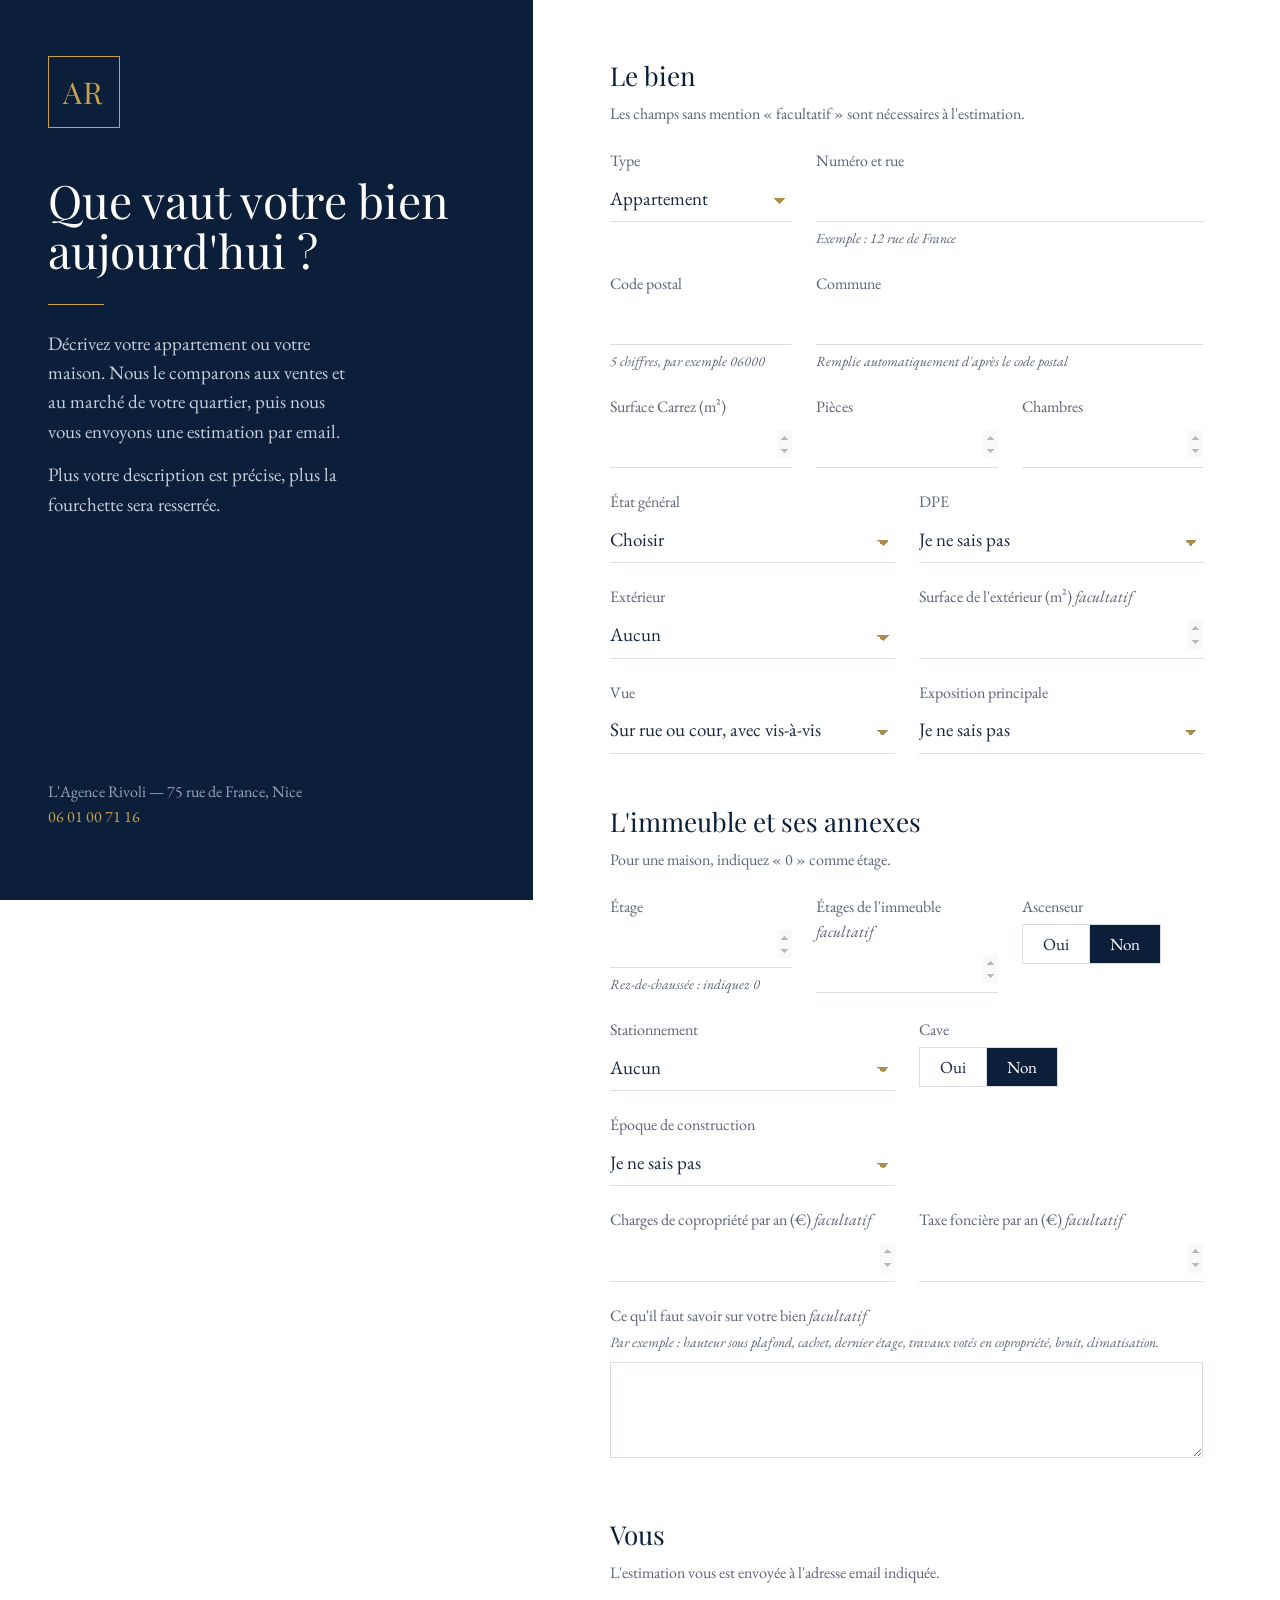
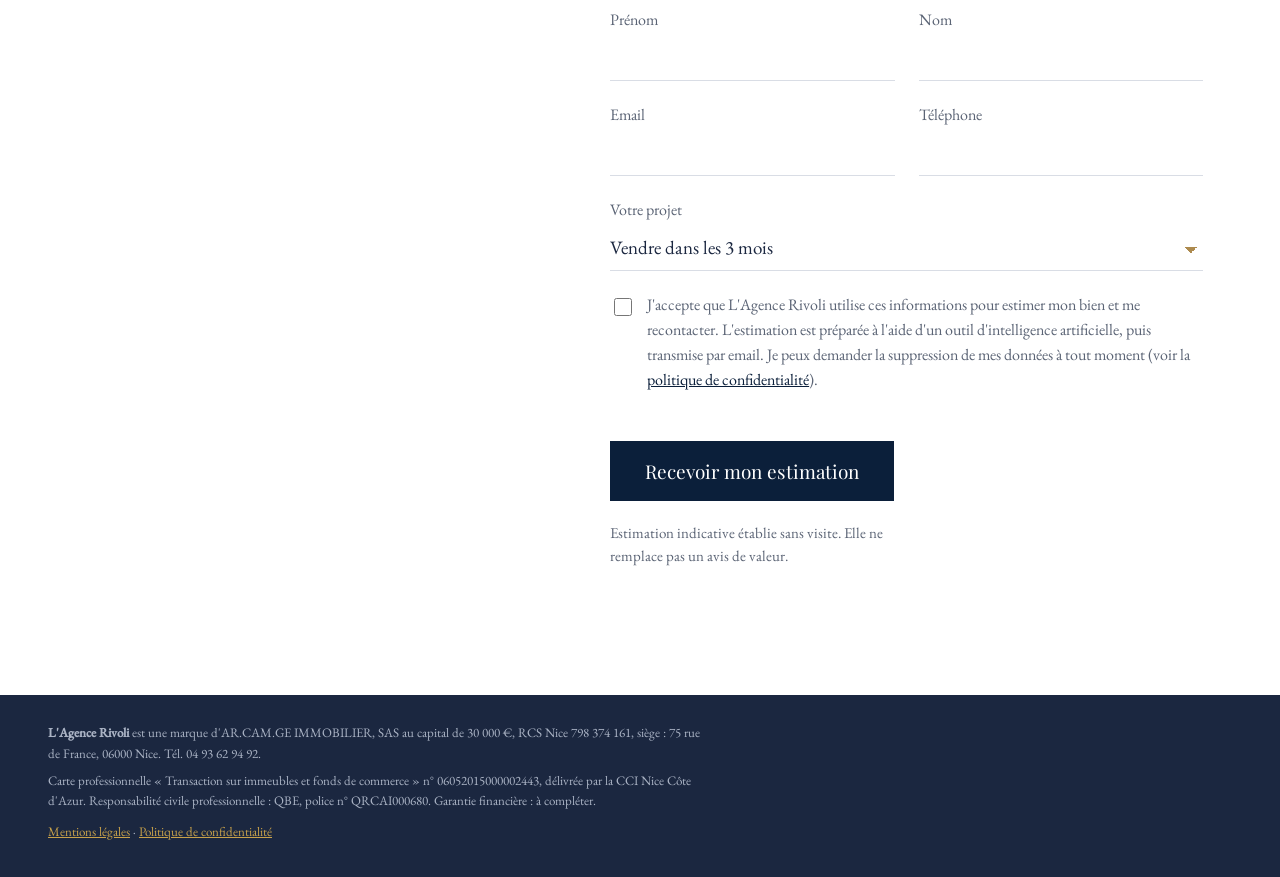
<file: index.html>
<!DOCTYPE html>
<html lang="fr">
<head>
<meta charset="utf-8">
<meta name="viewport" content="width=device-width, initial-scale=1">
<title>Estimer mon bien à Nice et sur la Côte d'Azur — L'Agence Rivoli</title>
<meta name="description" content="Recevez par email une estimation de votre appartement ou de votre maison à Nice et sur la Côte d'Azur, établie à partir du marché de votre quartier.">
<link rel="stylesheet" href="/fonts/polices.css">
<style>
  :root {
    --marine: #0b1f3a;
    --marine-2: #1B2740;
    --or: #c9a24a;
    --or-sourd: #AD8A4E;
    --encre: #1B2740;
    --gris: #5b6475;
    --filet: #d9dde5;
    --fond: #ffffff;
    --erreur: #9b2c2c;
    --serif-titre: "Playfair Display", Georgia, "Times New Roman", serif;
    --serif-texte: "EB Garamond", Garamond, Georgia, "Times New Roman", serif;
  }
  * { box-sizing: border-box; }
  html, body { margin: 0; }
  body {
    font-family: var(--serif-texte);
    font-size: 19px;
    line-height: 1.55;
    color: var(--encre);
    background: var(--fond);
  }

  .page { display: grid; grid-template-columns: minmax(320px, 5fr) 7fr; min-height: 100vh; }

  /* Panneau marine : la seule partie spectaculaire de la page */
  .panneau {
    background: var(--marine);
    color: #e9ecf2;
    padding: 56px 48px;
    position: sticky; top: 0; height: 100vh;
    display: flex; flex-direction: column; justify-content: space-between;
  }
  .monogramme {
    font-family: var(--serif-titre);
    color: var(--or);
    font-size: 30px;
    letter-spacing: .08em;
    border: 1px solid var(--or);
    width: 72px; height: 72px;
    display: grid; place-items: center;
  }
  .panneau h1 {
    font-family: var(--serif-titre);
    font-weight: 400;
    font-size: clamp(36px, 3.6vw, 54px);
    line-height: 1.08;
    margin: 48px 0 24px;
    color: #fff;
    max-width: 15ch;
  }
  .panneau h1::after {
    content: ""; display: block; width: 56px; height: 1px; background: var(--or); margin-top: 28px;
  }
  .panneau p { max-width: 34ch; margin: 0 0 14px; color: #c8cfdb; }
  .panneau .agence { font-size: 16px; color: #9aa4b6; }
  .panneau .agence a { color: var(--or); text-decoration: none; }

  /* Formulaire */
  main { padding: 56px clamp(24px, 6vw, 88px) 80px; max-width: 820px; }
  fieldset { border: 0; padding: 0; margin: 0 0 48px; }
  legend {
    font-family: var(--serif-titre);
    font-size: 26px;
    color: var(--marine);
    padding: 0;
    margin-bottom: 6px;
  }
  .aide { color: var(--gris); font-size: 16px; margin: 0 0 22px; }

  .grille { display: grid; grid-template-columns: repeat(6, 1fr); gap: 22px 24px; }
  .c2 { grid-column: span 2; } .c3 { grid-column: span 3; } .c4 { grid-column: span 4; } .c6 { grid-column: span 6; }

  label, .label { display: block; font-size: 16px; color: var(--gris); margin-bottom: 4px; }
  .facultatif { font-style: italic; }
  input[type=text], input[type=email], input[type=tel], input[type=number], select, textarea {
    width: 100%;
    font: inherit;
    color: var(--encre);
    background: transparent;
    border: 0;
    border-bottom: 1px solid var(--filet);
    border-radius: 0;
    padding: 6px 0 8px;
    appearance: none;
  }
  select {
    background-image: linear-gradient(45deg, transparent 50%, var(--or-sourd) 50%), linear-gradient(135deg, var(--or-sourd) 50%, transparent 50%);
    background-position: calc(100% - 12px) 55%, calc(100% - 6px) 55%;
    background-size: 6px 6px; background-repeat: no-repeat;
    padding-right: 28px;
  }
  textarea { resize: vertical; min-height: 96px; border: 1px solid var(--filet); padding: 10px 12px; }
  input:focus, select:focus, textarea:focus { outline: none; border-color: var(--or); box-shadow: 0 1px 0 0 var(--or); }
  textarea:focus { box-shadow: none; }
  input[type=number]::-webkit-inner-spin-button { opacity: .4; }

  /* Choix oui / non */
  .choix { display: flex; gap: 0; border: 1px solid var(--filet); width: fit-content; }
  .choix input { position: absolute; opacity: 0; pointer-events: none; }
  .choix label { margin: 0; padding: 6px 20px; cursor: pointer; color: var(--encre); font-size: 17px; }
  .choix label + input + label { border-left: 1px solid var(--filet); }
  .choix input:checked + label { background: var(--marine); color: #fff; }
  .choix input:focus-visible + label { outline: 2px solid var(--or); outline-offset: 2px; }

  .consentement { display: flex; gap: 12px; align-items: flex-start; font-size: 16px; color: var(--gris); }
  .consentement input { margin-top: 5px; accent-color: var(--marine); width: 18px; height: 18px; flex: none; }

  .exemple { font-size: 14px; color: var(--gris); margin: 6px 0 0; font-style: italic; }
  .consentement a { color: var(--marine); }
  .mentions { background: var(--marine-2); color: #aab3c4; font-size: 13px; line-height: 1.6; padding: 28px clamp(24px, 4vw, 48px); }
  .mentions p { margin: 0 0 6px; max-width: 110ch; }
  .mentions a { color: var(--or); }
  .mentions .liens { margin-top: 10px; }
  .piege { position: absolute; left: -9999px; width: 1px; height: 1px; overflow: hidden; }

  .envoi { display: flex; flex-wrap: wrap; align-items: center; gap: 20px; }
  button {
    font-family: var(--serif-titre);
    font-size: 19px;
    color: #fff;
    background: var(--marine);
    border: 1px solid var(--marine);
    padding: 16px 34px;
    cursor: pointer;
    transition: background .2s, color .2s;
  }
  button:hover { background: #fff; color: var(--marine); }
  button:focus-visible { outline: 2px solid var(--or); outline-offset: 3px; }
  button[disabled] { opacity: .6; cursor: wait; }
  .mention { font-size: 15px; color: var(--gris); max-width: 46ch; margin: 0; }

  .message-erreur { color: var(--erreur); font-size: 16px; margin-top: 16px; min-height: 1em; }
  .invalide { border-bottom-color: var(--erreur) !important; }

  .confirmation { display: none; padding-top: 12vh; max-width: 52ch; }
  .confirmation h2 { font-family: var(--serif-titre); font-weight: 400; font-size: 38px; color: var(--marine); margin: 0 0 20px; }
  .confirmation p { margin: 0 0 14px; }
  .envoye .confirmation { display: block; }
  .envoye form { display: none; }

  @media (max-width: 900px) {
    .page { grid-template-columns: 1fr; }
    .panneau { position: static; height: auto; padding: 36px 24px 40px; }
    .panneau h1 { margin: 28px 0 18px; }
    main { padding: 40px 24px 64px; }
    .grille { grid-template-columns: repeat(2, 1fr); }
    .c2, .c3 { grid-column: span 1; } .c4, .c6 { grid-column: span 2; }
  }
  @media (max-width: 420px) {
    .grille { grid-template-columns: 1fr; }
    .c2, .c3, .c4, .c6 { grid-column: span 1; }
  }
  @media (prefers-reduced-motion: reduce) { * { transition: none !important; } }
</style>
</head>
<body>
<div class="page">
  <aside class="panneau">
    <div>
      <div class="monogramme" aria-hidden="true">AR</div>
      <h1>Que vaut votre bien aujourd'hui ?</h1>
      <p>Décrivez votre appartement ou votre maison. Nous le comparons aux ventes et au marché de votre quartier, puis nous vous envoyons une estimation par email.</p>
      <p>Plus votre description est précise, plus la fourchette sera resserrée.</p>
    </div>
    <p class="agence">L'Agence Rivoli — 75 rue de France, Nice<br><a href="tel:+33601007116">06 01 00 71 16</a></p>
  </aside>

  <main id="contenu">
    <form id="formulaire" name="estimation" method="POST" data-netlify="true" netlify-honeypot="site_web" novalidate>
      <input type="hidden" name="form-name" value="estimation">
      <p class="piege"><label>Ne pas remplir <input name="site_web" tabindex="-1" autocomplete="off"></label></p>

      <fieldset>
        <legend>Le bien</legend>
        <p class="aide">Les champs sans mention « facultatif » sont nécessaires à l'estimation.</p>
        <div class="grille">
          <div class="c2">
            <label for="type">Type</label>
            <select id="type" name="type" required>
              <option>Appartement</option>
              <option>Maison</option>
            </select>
          </div>
          <div class="c4">
            <label for="adresse">Numéro et rue</label>
            <input type="text" id="adresse" name="adresse" autocomplete="street-address" required maxlength="200" aria-describedby="ex-adresse">
            <p class="exemple" id="ex-adresse">Exemple : 12 rue de France</p>
          </div>
          <div class="c2">
            <label for="code_postal">Code postal</label>
            <input type="text" id="code_postal" name="code_postal" inputmode="numeric" autocomplete="postal-code" required pattern="0[46][0-9]{3}|83[0-9]{3}|98000" maxlength="5" aria-describedby="ex-cp">
            <p class="exemple" id="ex-cp">5 chiffres, par exemple 06000</p>
          </div>
          <div class="c4">
            <label for="commune">Commune</label>
            <input type="text" id="commune" name="commune" autocomplete="address-level2" required maxlength="80" list="communes" aria-describedby="ex-commune">
            <datalist id="communes"></datalist>
            <p class="exemple" id="ex-commune">Remplie automatiquement d'après le code postal</p>
          </div>
          <div class="c2">
            <label for="surface">Surface Carrez (m²)</label>
            <input type="number" id="surface" name="surface" required min="9" max="1999" step="0.1">
          </div>
          <div class="c2">
            <label for="pieces">Pièces</label>
            <input type="number" id="pieces" name="pieces" required min="1" max="20">
          </div>
          <div class="c2">
            <label for="chambres">Chambres</label>
            <input type="number" id="chambres" name="chambres" required min="0" max="15">
          </div>
          <div class="c3">
            <label for="etat">État général</label>
            <select id="etat" name="etat" required>
              <option value="">Choisir</option>
              <option>Travaux importants à prévoir</option>
              <option>À rafraîchir</option>
              <option>Bon état</option>
              <option>Rénové récemment</option>
              <option>Rénovation haut de gamme</option>
            </select>
          </div>
          <div class="c3">
            <label for="dpe">DPE</label>
            <select id="dpe" name="dpe">
              <option>Je ne sais pas</option>
              <option>A</option><option>B</option><option>C</option><option>D</option>
              <option>E</option><option>F</option><option>G</option>
            </select>
          </div>
          <div class="c3">
            <label for="exterieur">Extérieur</label>
            <select id="exterieur" name="exterieur">
              <option>Aucun</option>
              <option>Balcon</option>
              <option>Terrasse</option>
              <option>Jardin</option>
              <option>Toit-terrasse</option>
            </select>
          </div>
          <div class="c3">
            <label for="surface_exterieur">Surface de l'extérieur (m²) <span class="facultatif">facultatif</span></label>
            <input type="number" id="surface_exterieur" name="surface_exterieur" min="0" max="5000">
          </div>
          <div class="c3">
            <label for="vue">Vue</label>
            <select id="vue" name="vue">
              <option>Sur rue ou cour, avec vis-à-vis</option>
              <option>Dégagée</option>
              <option>Mer partielle</option>
              <option>Mer panoramique</option>
              <option>Collines ou jardin</option>
            </select>
          </div>
          <div class="c3">
            <label for="exposition">Exposition principale</label>
            <select id="exposition" name="exposition">
              <option>Je ne sais pas</option>
              <option>Sud</option><option>Sud-Est</option><option>Sud-Ouest</option>
              <option>Est</option><option>Ouest</option>
              <option>Nord</option><option>Nord-Est</option><option>Nord-Ouest</option>
              <option>Traversant</option>
            </select>
          </div>
        </div>
      </fieldset>

      <fieldset>
        <legend>L'immeuble et ses annexes</legend>
        <p class="aide">Pour une maison, indiquez « 0 » comme étage.</p>
        <div class="grille">
          <div class="c2">
            <label for="etage">Étage</label>
            <input type="number" id="etage" name="etage" required min="0" max="40" aria-describedby="ex-etage">
            <p class="exemple" id="ex-etage">Rez-de-chaussée : indiquez 0</p>
          </div>
          <div class="c2">
            <label for="etages_immeuble">Étages de l'immeuble <span class="facultatif">facultatif</span></label>
            <input type="number" id="etages_immeuble" name="etages_immeuble" min="0" max="40">
          </div>
          <div class="c2">
            <span class="label" id="l-ascenseur">Ascenseur</span>
            <div class="choix" role="radiogroup" aria-labelledby="l-ascenseur">
              <input type="radio" id="asc-oui" name="ascenseur" value="Oui"><label for="asc-oui">Oui</label>
              <input type="radio" id="asc-non" name="ascenseur" value="Non" checked><label for="asc-non">Non</label>
            </div>
          </div>
          <div class="c3">
            <label for="parking">Stationnement</label>
            <select id="parking" name="parking">
              <option>Aucun</option>
              <option>Place de parking</option>
              <option>Garage ou box fermé</option>
              <option>Plusieurs places ou garages</option>
            </select>
          </div>
          <div class="c3">
            <span class="label" id="l-cave">Cave</span>
            <div class="choix" role="radiogroup" aria-labelledby="l-cave">
              <input type="radio" id="cave-oui" name="cave" value="Oui"><label for="cave-oui">Oui</label>
              <input type="radio" id="cave-non" name="cave" value="Non" checked><label for="cave-non">Non</label>
            </div>
          </div>
          <div class="c3">
            <label for="epoque">Époque de construction</label>
            <select id="epoque" name="epoque">
              <option>Je ne sais pas</option>
              <option>Avant 1914 (immeuble bourgeois)</option>
              <option>1914 – 1949</option>
              <option>1950 – 1979</option>
              <option>1980 – 1999</option>
              <option>2000 – 2012</option>
              <option>Après 2012</option>
            </select>
          </div>
          <div class="c3"></div>
          <div class="c3">
            <label for="charges">Charges de copropriété par an (€) <span class="facultatif">facultatif</span></label>
            <input type="number" id="charges" name="charges" min="0" max="100000">
          </div>
          <div class="c3">
            <label for="taxe_fonciere">Taxe foncière par an (€) <span class="facultatif">facultatif</span></label>
            <input type="number" id="taxe_fonciere" name="taxe_fonciere" min="0" max="100000">
          </div>
          <div class="c6">
            <label for="precisions">Ce qu'il faut savoir sur votre bien <span class="facultatif">facultatif</span></label>
            <p class="exemple" id="ex-precisions" style="margin:0 0 8px">Par exemple : hauteur sous plafond, cachet, dernier étage, travaux votés en copropriété, bruit, climatisation.</p>
            <textarea id="precisions" name="precisions" maxlength="1000" aria-describedby="ex-precisions"></textarea>
          </div>
        </div>
      </fieldset>

      <fieldset>
        <legend>Vous</legend>
        <p class="aide">L'estimation vous est envoyée à l'adresse email indiquée.</p>
        <div class="grille">
          <div class="c3">
            <label for="prenom">Prénom</label>
            <input type="text" id="prenom" name="prenom" autocomplete="given-name" required maxlength="60">
          </div>
          <div class="c3">
            <label for="nom">Nom</label>
            <input type="text" id="nom" name="nom" autocomplete="family-name" required maxlength="60">
          </div>
          <div class="c3">
            <label for="email">Email</label>
            <input type="email" id="email" name="email" autocomplete="email" required maxlength="120">
          </div>
          <div class="c3">
            <label for="telephone">Téléphone</label>
            <input type="tel" id="telephone" name="telephone" autocomplete="tel" required maxlength="20">
          </div>
          <div class="c6">
            <label for="projet">Votre projet</label>
            <select id="projet" name="projet">
              <option>Vendre dans les 3 mois</option>
              <option>Vendre dans les 6 mois</option>
              <option>Vendre plus tard</option>
              <option>Connaître la valeur de mon bien</option>
            </select>
          </div>
          <div class="c6 consentement">
            <input type="checkbox" id="consentement" name="consentement" value="oui" required>
            <label for="consentement" style="margin:0">J'accepte que L'Agence Rivoli utilise ces informations pour estimer mon bien et me recontacter. L'estimation est préparée à l'aide d'un outil d'intelligence artificielle, puis transmise par email. Je peux demander la suppression de mes données à tout moment (voir la <a href="/confidentialite.html" target="_blank">politique de confidentialité</a>).</label>
          </div>
        </div>
      </fieldset>

      <div class="envoi">
        <button type="submit" id="bouton">Recevoir mon estimation</button>
        <p class="mention">Estimation indicative établie sans visite. Elle ne remplace pas un avis de valeur.</p>
      </div>
      <p class="message-erreur" id="erreur" role="alert"></p>
    </form>

    <section class="confirmation" aria-live="polite">
      <h2>Votre demande est enregistrée.</h2>
      <p>Nous analysons votre bien au regard du marché de votre quartier. Vous recevrez votre estimation par email à l'adresse <strong id="email-confirme"></strong>.</p>
      <p>Pensez à vérifier vos courriers indésirables. Pour toute question, appelez Florian Colonna au <a href="tel:+33601007116">06 01 00 71 16</a>.</p>
    </section>
  </main>
</div>
<footer class="mentions">
    <p><strong>L'Agence Rivoli</strong> est une marque d'AR.CAM.GE IMMOBILIER, SAS au capital de 30 000 €, RCS Nice 798 374 161, siège : 75 rue de France, 06000 Nice. Tél. 04 93 62 94 92.</p>
    <p>Carte professionnelle « Transaction sur immeubles et fonds de commerce » n° 06052015000002443, délivrée par la CCI Nice Côte d'Azur.
    Responsabilité civile professionnelle : QBE, police n° QRCAI000680.
    <span id="garantie">Garantie financière : à compléter.</span></p>
    <p class="liens"><a href="/mentions-legales.html">Mentions légales</a> · <a href="/confidentialite.html">Politique de confidentialité</a></p>
</footer>

<script>
(function () {
  var form = document.getElementById("formulaire");
  var bouton = document.getElementById("bouton");
  var erreur = document.getElementById("erreur");

  // Commune remplie automatiquement à partir du code postal (service public geo.api.gouv.fr)
  var cp = document.getElementById("code_postal");
  var commune = document.getElementById("commune");
  var liste = document.getElementById("communes");
  cp.addEventListener("input", async function () {
    var v = cp.value.replace(/\D/g, "");
    if (v.length !== 5) return;
    try {
      var r = await fetch("https://geo.api.gouv.fr/communes?codePostal=" + v + "&fields=nom");
      var res = await r.json();
      liste.innerHTML = res.map(function (c) { return '<option value="' + c.nom.replace(/"/g, "") + '">'; }).join("");
      if (res.length === 1) commune.value = res[0].nom;
      else if (res.length > 1 && !commune.value) commune.focus();
    } catch (e) { /* service indisponible : saisie manuelle */ }
  });

  form.addEventListener("submit", async function (e) {
    e.preventDefault();
    erreur.textContent = "";
    form.querySelectorAll(".invalide").forEach(function (el) { el.classList.remove("invalide"); });

    var invalides = Array.prototype.filter.call(form.elements, function (el) {
      return el.willValidate && !el.checkValidity() && el.type !== "checkbox";
    });
    if (invalides.length) {
      invalides.forEach(function (el) { el.classList.add("invalide"); });
      erreur.textContent = "Complétez les champs soulignés en rouge pour recevoir votre estimation.";
      invalides[0].focus();
      return;
    }
    if (!form.consentement.checked) {
      erreur.textContent = "Cochez la case d'accord pour que nous puissions traiter votre demande.";
      form.consentement.focus();
      return;
    }

    var donnees = new FormData(form);
    var objet = {};
    donnees.forEach(function (v, k) { objet[k] = v; });
    objet.consentement = true;

    bouton.disabled = true;
    bouton.textContent = "Envoi en cours…";

    try {
      // 1. Enregistrement de la demande dans Netlify Forms (sauvegarde du contact)
      await fetch("/", {
        method: "POST",
        headers: { "Content-Type": "application/x-www-form-urlencoded" },
        body: new URLSearchParams(donnees).toString()
      });
      // 2. Lancement de l'estimation en arrière-plan
      var rep = await fetch("/.netlify/functions/estimation-background", {
        method: "POST",
        headers: { "Content-Type": "application/json" },
        body: JSON.stringify(objet)
      });
      if (!rep.ok && rep.status !== 202) throw new Error(rep.status);

      document.getElementById("email-confirme").textContent = objet.email;
      document.getElementById("contenu").classList.add("envoye");
      window.scrollTo(0, 0);
    } catch (err) {
      erreur.textContent = "La demande n'a pas pu être envoyée. Vérifiez votre connexion et réessayez, ou appelez le 06 01 00 71 16.";
      bouton.disabled = false;
      bouton.textContent = "Recevoir mon estimation";
    }
  });
})();
</script>
</body>
</html>
</file>
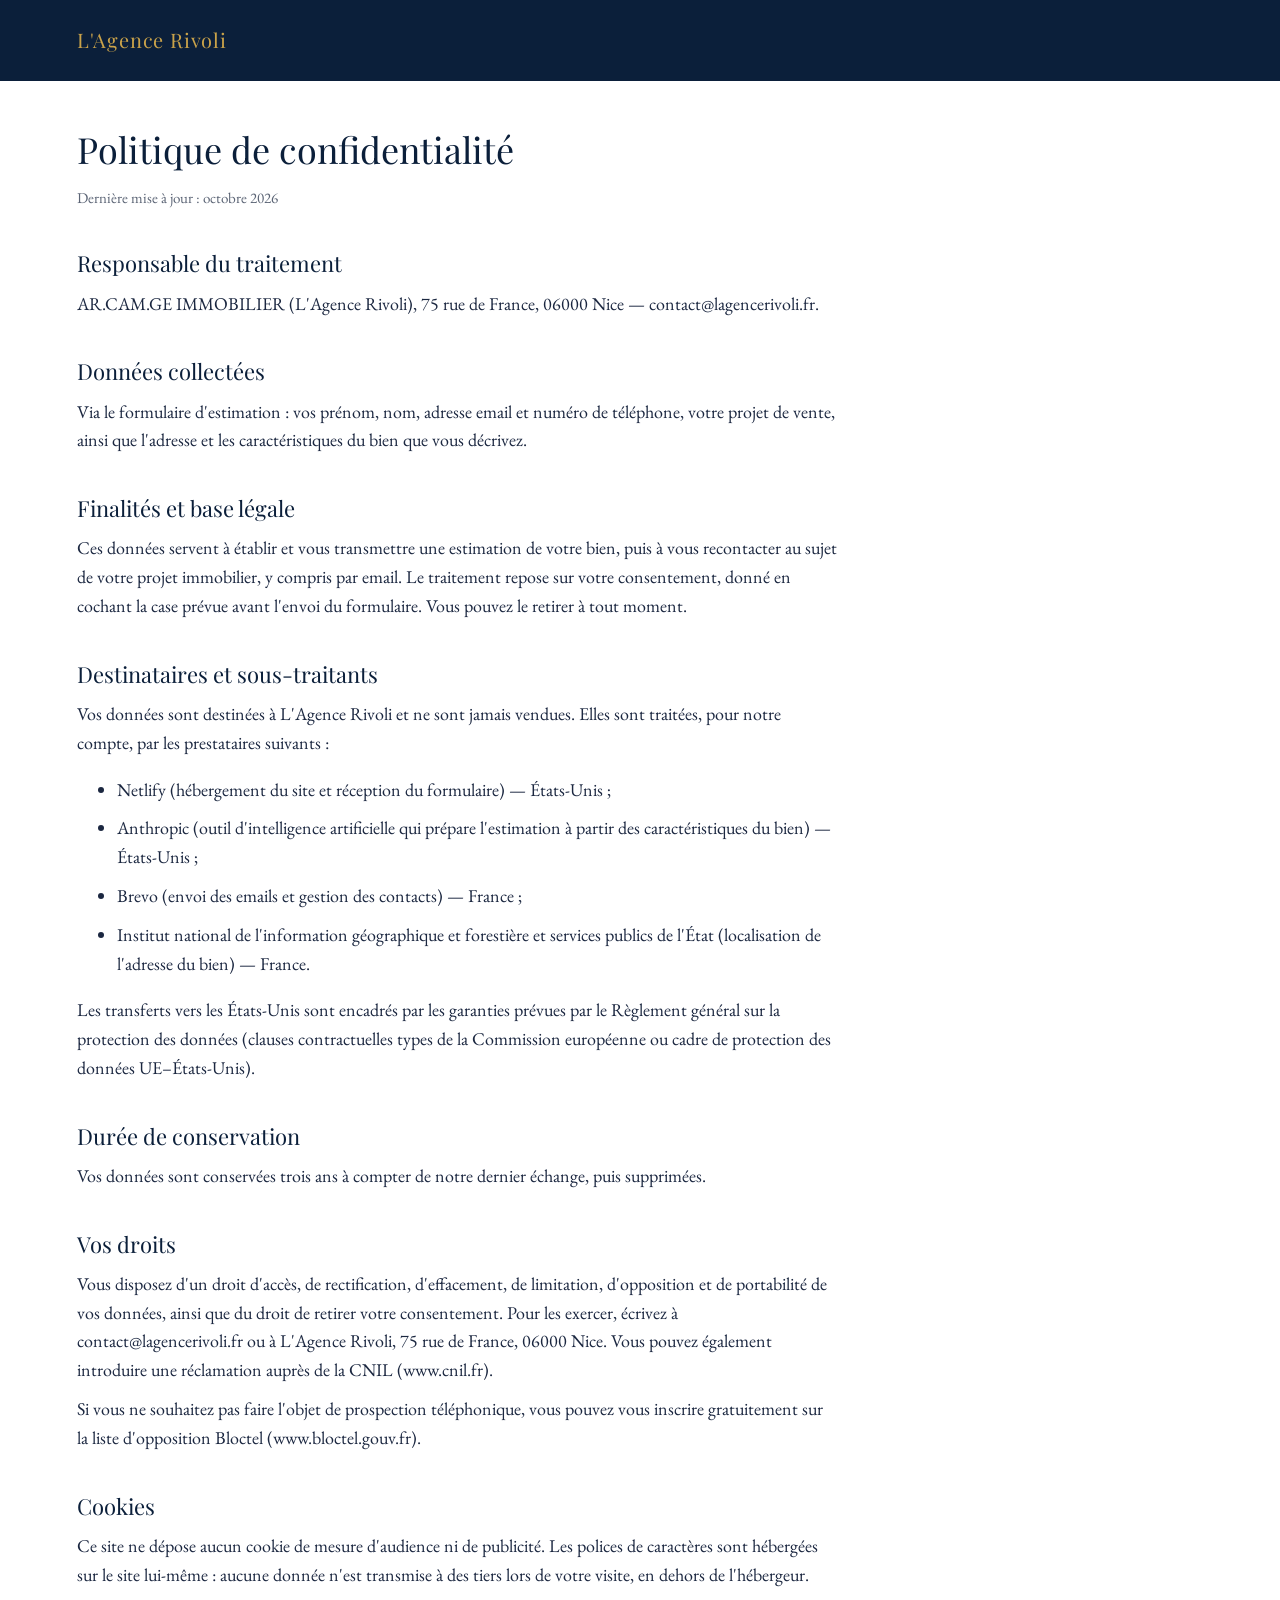
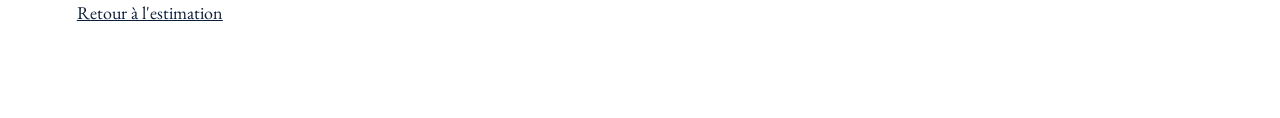
<file: confidentialite.html>
<!DOCTYPE html>
<html lang="fr">
<head>
<meta charset="utf-8">
<meta name="viewport" content="width=device-width, initial-scale=1">
<title>Politique de confidentialité — L'Agence Rivoli</title>
<meta name="robots" content="noindex">
<link rel="stylesheet" href="/fonts/polices.css">
<style>
  body { margin: 0; font-family: "EB Garamond", Garamond, Georgia, serif; font-size: 18px; line-height: 1.6; color: #1B2740; background: #fff; }
  header { background: #0b1f3a; padding: 24px clamp(20px, 6vw, 88px); }
  header a { color: #c9a24a; font-family: "Playfair Display", Georgia, serif; font-size: 20px; text-decoration: none; letter-spacing: .04em; }
  main { max-width: 760px; padding: 40px clamp(20px, 6vw, 88px) 80px; }
  h1 { font-family: "Playfair Display", Georgia, serif; font-weight: 400; font-size: 36px; color: #0b1f3a; margin: 0 0 8px; }
  h2 { font-family: "Playfair Display", Georgia, serif; font-weight: 400; font-size: 22px; color: #0b1f3a; margin: 36px 0 8px; }
  p, li { margin: 0 0 10px; }
  .maj { color: #5b6475; font-size: 15px; }
  .a-completer { background: #fff4d6; padding: 0 4px; }
  a { color: #0b1f3a; }
</style>
</head>
<body>
<header><a href="/">L'Agence Rivoli</a></header>
<main>
<h1>Politique de confidentialité</h1>
<p class="maj">Dernière mise à jour : octobre 2026</p>

<h2>Responsable du traitement</h2>
<p>AR.CAM.GE IMMOBILIER (L'Agence Rivoli), 75 rue de France, 06000 Nice — contact@lagencerivoli.fr.</p>

<h2>Données collectées</h2>
<p>Via le formulaire d'estimation : vos prénom, nom, adresse email et numéro de téléphone, votre projet de vente, ainsi que l'adresse et les caractéristiques du bien que vous décrivez.</p>

<h2>Finalités et base légale</h2>
<p>Ces données servent à établir et vous transmettre une estimation de votre bien, puis à vous recontacter au sujet de votre projet immobilier, y compris par email. Le traitement repose sur votre consentement, donné en cochant la case prévue avant l'envoi du formulaire. Vous pouvez le retirer à tout moment.</p>

<h2>Destinataires et sous-traitants</h2>
<p>Vos données sont destinées à L'Agence Rivoli et ne sont jamais vendues. Elles sont traitées, pour notre compte, par les prestataires suivants :</p>
<ul>
<li>Netlify (hébergement du site et réception du formulaire) — États-Unis ;</li>
<li>Anthropic (outil d'intelligence artificielle qui prépare l'estimation à partir des caractéristiques du bien) — États-Unis ;</li>
<li>Brevo (envoi des emails et gestion des contacts) — France ;</li>
<li>Institut national de l'information géographique et forestière et services publics de l'État (localisation de l'adresse du bien) — France.</li>
</ul>
<p>Les transferts vers les États-Unis sont encadrés par les garanties prévues par le Règlement général sur la protection des données (clauses contractuelles types de la Commission européenne ou cadre de protection des données UE–États-Unis).</p>

<h2>Durée de conservation</h2>
<p>Vos données sont conservées trois ans à compter de notre dernier échange, puis supprimées.</p>

<h2>Vos droits</h2>
<p>Vous disposez d'un droit d'accès, de rectification, d'effacement, de limitation, d'opposition et de portabilité de vos données, ainsi que du droit de retirer votre consentement. Pour les exercer, écrivez à contact@lagencerivoli.fr ou à L'Agence Rivoli, 75 rue de France, 06000 Nice. Vous pouvez également introduire une réclamation auprès de la CNIL (www.cnil.fr).</p>
<p>Si vous ne souhaitez pas faire l'objet de prospection téléphonique, vous pouvez vous inscrire gratuitement sur la liste d'opposition Bloctel (www.bloctel.gouv.fr).</p>

<h2>Cookies</h2>
<p>Ce site ne dépose aucun cookie de mesure d'audience ni de publicité. Les polices de caractères sont hébergées sur le site lui-même : aucune donnée n'est transmise à des tiers lors de votre visite, en dehors de l'hébergeur.</p>

<p><a href="/">Retour à l'estimation</a></p>
</main>
</body>
</html>
</file>
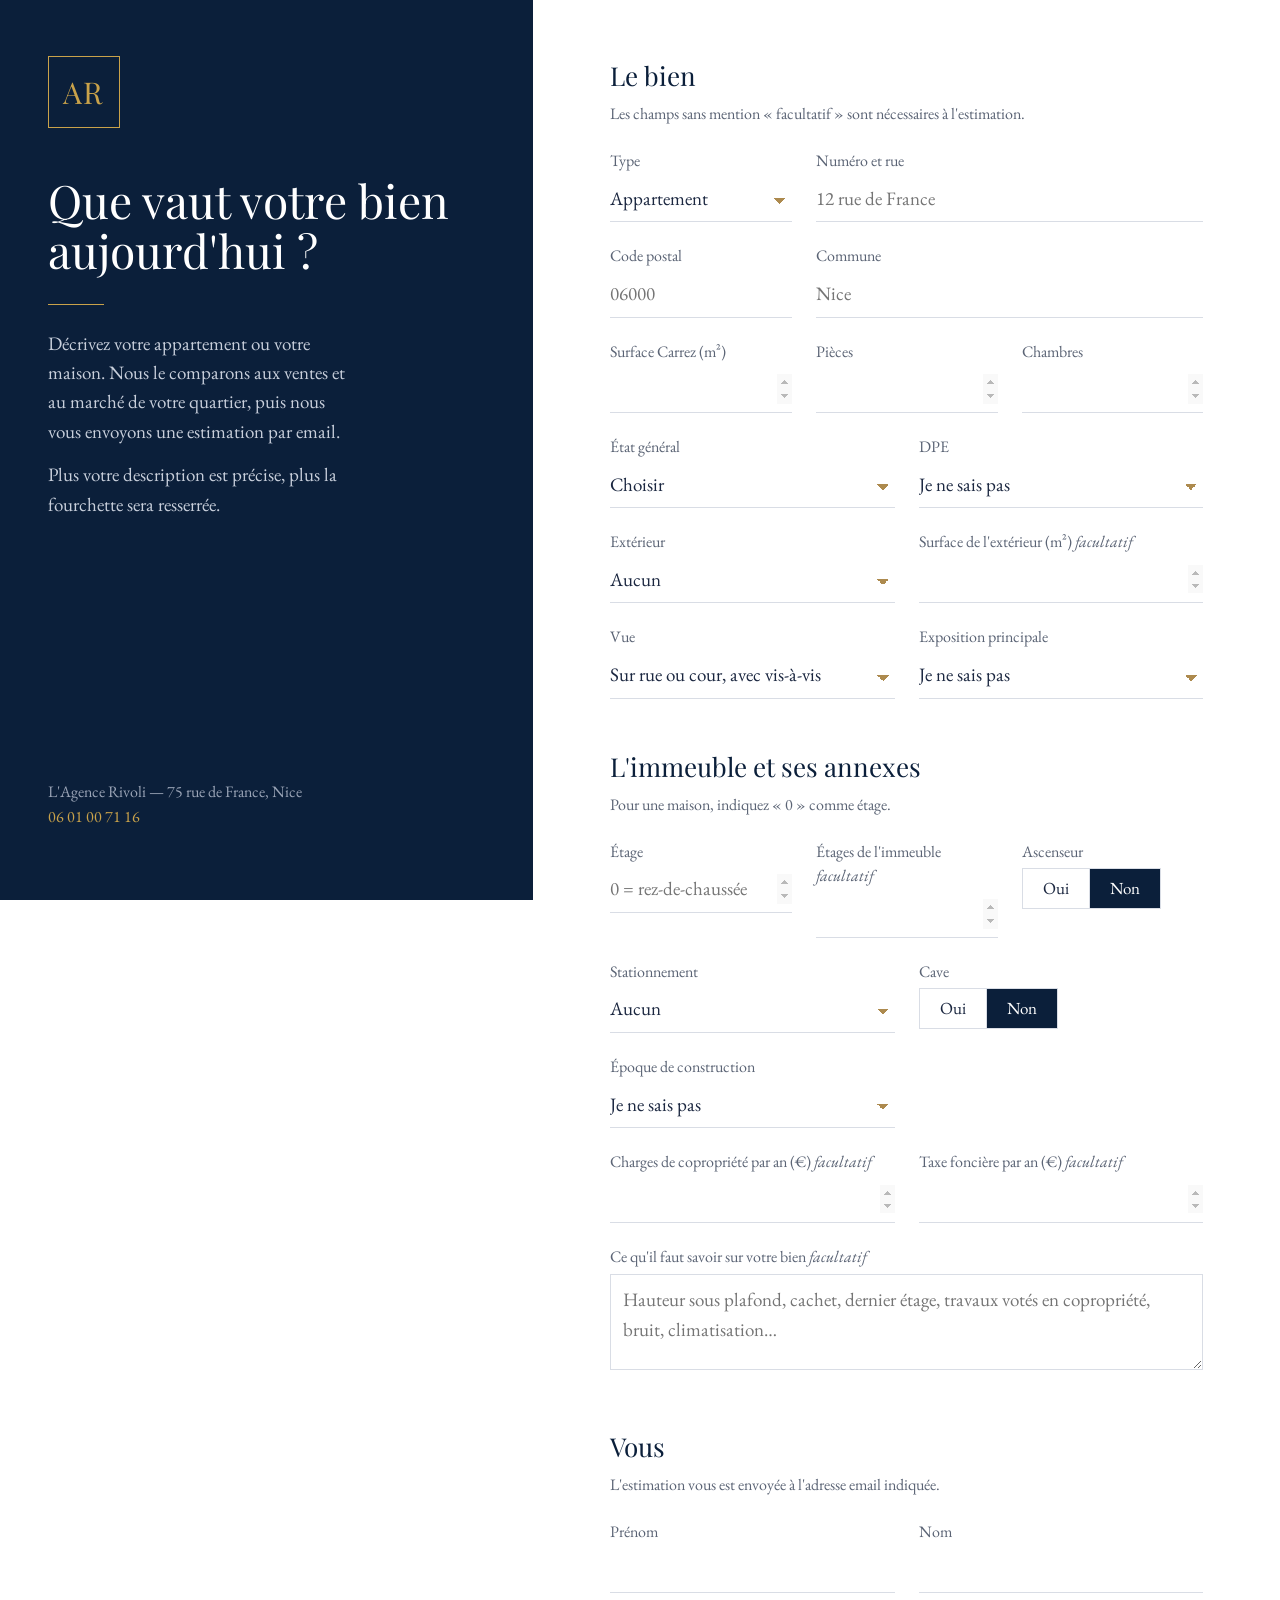
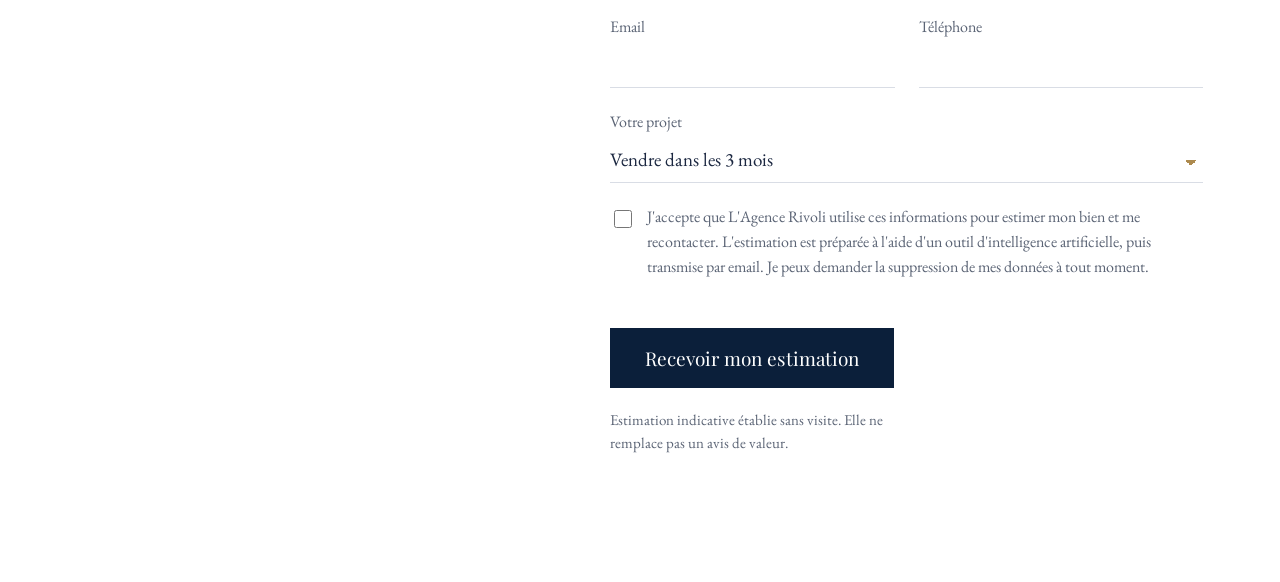
<file: index (1).html>
<!DOCTYPE html>
<html lang="fr">
<head>
<meta charset="utf-8">
<meta name="viewport" content="width=device-width, initial-scale=1">
<title>Estimer mon bien à Nice et sur la Côte d'Azur — L'Agence Rivoli</title>
<meta name="description" content="Recevez par email une estimation de votre appartement ou de votre maison à Nice et sur la Côte d'Azur, établie à partir du marché de votre quartier.">
<link rel="preconnect" href="https://fonts.googleapis.com">
<link rel="preconnect" href="https://fonts.gstatic.com" crossorigin>
<link href="https://fonts.googleapis.com/css2?family=EB+Garamond:ital,wght@0,400;0,500;1,400&family=Playfair+Display:wght@400;600&display=swap" rel="stylesheet">
<style>
  :root {
    --marine: #0b1f3a;
    --marine-2: #1B2740;
    --or: #c9a24a;
    --or-sourd: #AD8A4E;
    --encre: #1B2740;
    --gris: #5b6475;
    --filet: #d9dde5;
    --fond: #ffffff;
    --erreur: #9b2c2c;
    --serif-titre: "Playfair Display", Georgia, "Times New Roman", serif;
    --serif-texte: "EB Garamond", Garamond, Georgia, "Times New Roman", serif;
  }
  * { box-sizing: border-box; }
  html, body { margin: 0; }
  body {
    font-family: var(--serif-texte);
    font-size: 19px;
    line-height: 1.55;
    color: var(--encre);
    background: var(--fond);
  }

  .page { display: grid; grid-template-columns: minmax(320px, 5fr) 7fr; min-height: 100vh; }

  /* Panneau marine : la seule partie spectaculaire de la page */
  .panneau {
    background: var(--marine);
    color: #e9ecf2;
    padding: 56px 48px;
    position: sticky; top: 0; height: 100vh;
    display: flex; flex-direction: column; justify-content: space-between;
  }
  .monogramme {
    font-family: var(--serif-titre);
    color: var(--or);
    font-size: 30px;
    letter-spacing: .08em;
    border: 1px solid var(--or);
    width: 72px; height: 72px;
    display: grid; place-items: center;
  }
  .panneau h1 {
    font-family: var(--serif-titre);
    font-weight: 400;
    font-size: clamp(36px, 3.6vw, 54px);
    line-height: 1.08;
    margin: 48px 0 24px;
    color: #fff;
    max-width: 15ch;
  }
  .panneau h1::after {
    content: ""; display: block; width: 56px; height: 1px; background: var(--or); margin-top: 28px;
  }
  .panneau p { max-width: 34ch; margin: 0 0 14px; color: #c8cfdb; }
  .panneau .agence { font-size: 16px; color: #9aa4b6; }
  .panneau .agence a { color: var(--or); text-decoration: none; }

  /* Formulaire */
  main { padding: 56px clamp(24px, 6vw, 88px) 80px; max-width: 820px; }
  fieldset { border: 0; padding: 0; margin: 0 0 48px; }
  legend {
    font-family: var(--serif-titre);
    font-size: 26px;
    color: var(--marine);
    padding: 0;
    margin-bottom: 6px;
  }
  .aide { color: var(--gris); font-size: 16px; margin: 0 0 22px; }

  .grille { display: grid; grid-template-columns: repeat(6, 1fr); gap: 22px 24px; }
  .c2 { grid-column: span 2; } .c3 { grid-column: span 3; } .c4 { grid-column: span 4; } .c6 { grid-column: span 6; }

  label, .label { display: block; font-size: 16px; color: var(--gris); margin-bottom: 4px; }
  .facultatif { font-style: italic; }
  input[type=text], input[type=email], input[type=tel], input[type=number], select, textarea {
    width: 100%;
    font: inherit;
    color: var(--encre);
    background: transparent;
    border: 0;
    border-bottom: 1px solid var(--filet);
    border-radius: 0;
    padding: 6px 0 8px;
    appearance: none;
  }
  select {
    background-image: linear-gradient(45deg, transparent 50%, var(--or-sourd) 50%), linear-gradient(135deg, var(--or-sourd) 50%, transparent 50%);
    background-position: calc(100% - 12px) 55%, calc(100% - 6px) 55%;
    background-size: 6px 6px; background-repeat: no-repeat;
    padding-right: 28px;
  }
  textarea { resize: vertical; min-height: 96px; border: 1px solid var(--filet); padding: 10px 12px; }
  input:focus, select:focus, textarea:focus { outline: none; border-color: var(--or); box-shadow: 0 1px 0 0 var(--or); }
  textarea:focus { box-shadow: none; }
  input[type=number]::-webkit-inner-spin-button { opacity: .4; }

  /* Choix oui / non */
  .choix { display: flex; gap: 0; border: 1px solid var(--filet); width: fit-content; }
  .choix input { position: absolute; opacity: 0; pointer-events: none; }
  .choix label { margin: 0; padding: 6px 20px; cursor: pointer; color: var(--encre); font-size: 17px; }
  .choix label + input + label { border-left: 1px solid var(--filet); }
  .choix input:checked + label { background: var(--marine); color: #fff; }
  .choix input:focus-visible + label { outline: 2px solid var(--or); outline-offset: 2px; }

  .consentement { display: flex; gap: 12px; align-items: flex-start; font-size: 16px; color: var(--gris); }
  .consentement input { margin-top: 5px; accent-color: var(--marine); width: 18px; height: 18px; flex: none; }

  .piege { position: absolute; left: -9999px; width: 1px; height: 1px; overflow: hidden; }

  .envoi { display: flex; flex-wrap: wrap; align-items: center; gap: 20px; }
  button {
    font-family: var(--serif-titre);
    font-size: 19px;
    color: #fff;
    background: var(--marine);
    border: 1px solid var(--marine);
    padding: 16px 34px;
    cursor: pointer;
    transition: background .2s, color .2s;
  }
  button:hover { background: #fff; color: var(--marine); }
  button:focus-visible { outline: 2px solid var(--or); outline-offset: 3px; }
  button[disabled] { opacity: .6; cursor: wait; }
  .mention { font-size: 15px; color: var(--gris); max-width: 46ch; margin: 0; }

  .message-erreur { color: var(--erreur); font-size: 16px; margin-top: 16px; min-height: 1em; }
  .invalide { border-bottom-color: var(--erreur) !important; }

  .confirmation { display: none; padding-top: 12vh; max-width: 52ch; }
  .confirmation h2 { font-family: var(--serif-titre); font-weight: 400; font-size: 38px; color: var(--marine); margin: 0 0 20px; }
  .confirmation p { margin: 0 0 14px; }
  .envoye .confirmation { display: block; }
  .envoye form { display: none; }

  @media (max-width: 900px) {
    .page { grid-template-columns: 1fr; }
    .panneau { position: static; height: auto; padding: 36px 24px 40px; }
    .panneau h1 { margin: 28px 0 18px; }
    main { padding: 40px 24px 64px; }
    .grille { grid-template-columns: repeat(2, 1fr); }
    .c2, .c3 { grid-column: span 1; } .c4, .c6 { grid-column: span 2; }
  }
  @media (max-width: 420px) {
    .grille { grid-template-columns: 1fr; }
    .c2, .c3, .c4, .c6 { grid-column: span 1; }
  }
  @media (prefers-reduced-motion: reduce) { * { transition: none !important; } }
</style>
</head>
<body>
<div class="page">
  <aside class="panneau">
    <div>
      <div class="monogramme" aria-hidden="true">AR</div>
      <h1>Que vaut votre bien aujourd'hui ?</h1>
      <p>Décrivez votre appartement ou votre maison. Nous le comparons aux ventes et au marché de votre quartier, puis nous vous envoyons une estimation par email.</p>
      <p>Plus votre description est précise, plus la fourchette sera resserrée.</p>
    </div>
    <p class="agence">L'Agence Rivoli — 75 rue de France, Nice<br><a href="tel:+33601007116">06 01 00 71 16</a></p>
  </aside>

  <main id="contenu">
    <form id="formulaire" name="estimation" method="POST" data-netlify="true" netlify-honeypot="site_web" novalidate>
      <input type="hidden" name="form-name" value="estimation">
      <p class="piege"><label>Ne pas remplir <input name="site_web" tabindex="-1" autocomplete="off"></label></p>

      <fieldset>
        <legend>Le bien</legend>
        <p class="aide">Les champs sans mention « facultatif » sont nécessaires à l'estimation.</p>
        <div class="grille">
          <div class="c2">
            <label for="type">Type</label>
            <select id="type" name="type" required>
              <option>Appartement</option>
              <option>Maison</option>
            </select>
          </div>
          <div class="c4">
            <label for="adresse">Numéro et rue</label>
            <input type="text" id="adresse" name="adresse" autocomplete="street-address" required maxlength="200" placeholder="12 rue de France">
          </div>
          <div class="c2">
            <label for="code_postal">Code postal</label>
            <input type="text" id="code_postal" name="code_postal" inputmode="numeric" autocomplete="postal-code" required pattern="0[46][0-9]{3}|83[0-9]{3}|98000" maxlength="5" placeholder="06000">
          </div>
          <div class="c4">
            <label for="commune">Commune</label>
            <input type="text" id="commune" name="commune" autocomplete="address-level2" required maxlength="80" placeholder="Nice">
          </div>
          <div class="c2">
            <label for="surface">Surface Carrez (m²)</label>
            <input type="number" id="surface" name="surface" required min="9" max="1999" step="0.1">
          </div>
          <div class="c2">
            <label for="pieces">Pièces</label>
            <input type="number" id="pieces" name="pieces" required min="1" max="20">
          </div>
          <div class="c2">
            <label for="chambres">Chambres</label>
            <input type="number" id="chambres" name="chambres" required min="0" max="15">
          </div>
          <div class="c3">
            <label for="etat">État général</label>
            <select id="etat" name="etat" required>
              <option value="">Choisir</option>
              <option>Travaux importants à prévoir</option>
              <option>À rafraîchir</option>
              <option>Bon état</option>
              <option>Rénové récemment</option>
              <option>Rénovation haut de gamme</option>
            </select>
          </div>
          <div class="c3">
            <label for="dpe">DPE</label>
            <select id="dpe" name="dpe">
              <option>Je ne sais pas</option>
              <option>A</option><option>B</option><option>C</option><option>D</option>
              <option>E</option><option>F</option><option>G</option>
            </select>
          </div>
          <div class="c3">
            <label for="exterieur">Extérieur</label>
            <select id="exterieur" name="exterieur">
              <option>Aucun</option>
              <option>Balcon</option>
              <option>Terrasse</option>
              <option>Jardin</option>
              <option>Toit-terrasse</option>
            </select>
          </div>
          <div class="c3">
            <label for="surface_exterieur">Surface de l'extérieur (m²) <span class="facultatif">facultatif</span></label>
            <input type="number" id="surface_exterieur" name="surface_exterieur" min="0" max="5000">
          </div>
          <div class="c3">
            <label for="vue">Vue</label>
            <select id="vue" name="vue">
              <option>Sur rue ou cour, avec vis-à-vis</option>
              <option>Dégagée</option>
              <option>Mer partielle</option>
              <option>Mer panoramique</option>
              <option>Collines ou jardin</option>
            </select>
          </div>
          <div class="c3">
            <label for="exposition">Exposition principale</label>
            <select id="exposition" name="exposition">
              <option>Je ne sais pas</option>
              <option>Sud</option><option>Sud-Est</option><option>Sud-Ouest</option>
              <option>Est</option><option>Ouest</option>
              <option>Nord</option><option>Nord-Est</option><option>Nord-Ouest</option>
              <option>Traversant</option>
            </select>
          </div>
        </div>
      </fieldset>

      <fieldset>
        <legend>L'immeuble et ses annexes</legend>
        <p class="aide">Pour une maison, indiquez « 0 » comme étage.</p>
        <div class="grille">
          <div class="c2">
            <label for="etage">Étage</label>
            <input type="number" id="etage" name="etage" required min="0" max="40" placeholder="0 = rez-de-chaussée">
          </div>
          <div class="c2">
            <label for="etages_immeuble">Étages de l'immeuble <span class="facultatif">facultatif</span></label>
            <input type="number" id="etages_immeuble" name="etages_immeuble" min="0" max="40">
          </div>
          <div class="c2">
            <span class="label" id="l-ascenseur">Ascenseur</span>
            <div class="choix" role="radiogroup" aria-labelledby="l-ascenseur">
              <input type="radio" id="asc-oui" name="ascenseur" value="Oui"><label for="asc-oui">Oui</label>
              <input type="radio" id="asc-non" name="ascenseur" value="Non" checked><label for="asc-non">Non</label>
            </div>
          </div>
          <div class="c3">
            <label for="parking">Stationnement</label>
            <select id="parking" name="parking">
              <option>Aucun</option>
              <option>Place de parking</option>
              <option>Garage ou box fermé</option>
              <option>Plusieurs places ou garages</option>
            </select>
          </div>
          <div class="c3">
            <span class="label" id="l-cave">Cave</span>
            <div class="choix" role="radiogroup" aria-labelledby="l-cave">
              <input type="radio" id="cave-oui" name="cave" value="Oui"><label for="cave-oui">Oui</label>
              <input type="radio" id="cave-non" name="cave" value="Non" checked><label for="cave-non">Non</label>
            </div>
          </div>
          <div class="c3">
            <label for="epoque">Époque de construction</label>
            <select id="epoque" name="epoque">
              <option>Je ne sais pas</option>
              <option>Avant 1914 (immeuble bourgeois)</option>
              <option>1914 – 1949</option>
              <option>1950 – 1979</option>
              <option>1980 – 1999</option>
              <option>2000 – 2012</option>
              <option>Après 2012</option>
            </select>
          </div>
          <div class="c3"></div>
          <div class="c3">
            <label for="charges">Charges de copropriété par an (€) <span class="facultatif">facultatif</span></label>
            <input type="number" id="charges" name="charges" min="0" max="100000">
          </div>
          <div class="c3">
            <label for="taxe_fonciere">Taxe foncière par an (€) <span class="facultatif">facultatif</span></label>
            <input type="number" id="taxe_fonciere" name="taxe_fonciere" min="0" max="100000">
          </div>
          <div class="c6">
            <label for="precisions">Ce qu'il faut savoir sur votre bien <span class="facultatif">facultatif</span></label>
            <textarea id="precisions" name="precisions" maxlength="1000" placeholder="Hauteur sous plafond, cachet, dernier étage, travaux votés en copropriété, bruit, climatisation…"></textarea>
          </div>
        </div>
      </fieldset>

      <fieldset>
        <legend>Vous</legend>
        <p class="aide">L'estimation vous est envoyée à l'adresse email indiquée.</p>
        <div class="grille">
          <div class="c3">
            <label for="prenom">Prénom</label>
            <input type="text" id="prenom" name="prenom" autocomplete="given-name" required maxlength="60">
          </div>
          <div class="c3">
            <label for="nom">Nom</label>
            <input type="text" id="nom" name="nom" autocomplete="family-name" required maxlength="60">
          </div>
          <div class="c3">
            <label for="email">Email</label>
            <input type="email" id="email" name="email" autocomplete="email" required maxlength="120">
          </div>
          <div class="c3">
            <label for="telephone">Téléphone</label>
            <input type="tel" id="telephone" name="telephone" autocomplete="tel" required maxlength="20">
          </div>
          <div class="c6">
            <label for="projet">Votre projet</label>
            <select id="projet" name="projet">
              <option>Vendre dans les 3 mois</option>
              <option>Vendre dans les 6 mois</option>
              <option>Vendre plus tard</option>
              <option>Connaître la valeur de mon bien</option>
            </select>
          </div>
          <div class="c6 consentement">
            <input type="checkbox" id="consentement" name="consentement" value="oui" required>
            <label for="consentement" style="margin:0">J'accepte que L'Agence Rivoli utilise ces informations pour estimer mon bien et me recontacter. L'estimation est préparée à l'aide d'un outil d'intelligence artificielle, puis transmise par email. Je peux demander la suppression de mes données à tout moment.</label>
          </div>
        </div>
      </fieldset>

      <div class="envoi">
        <button type="submit" id="bouton">Recevoir mon estimation</button>
        <p class="mention">Estimation indicative établie sans visite. Elle ne remplace pas un avis de valeur.</p>
      </div>
      <p class="message-erreur" id="erreur" role="alert"></p>
    </form>

    <section class="confirmation" aria-live="polite">
      <h2>Votre demande est enregistrée.</h2>
      <p>Nous analysons votre bien au regard du marché de votre quartier. Vous recevrez votre estimation par email à l'adresse <strong id="email-confirme"></strong>.</p>
      <p>Pensez à vérifier vos courriers indésirables. Pour toute question, appelez Florian Colonna au <a href="tel:+33601007116">06 01 00 71 16</a>.</p>
    </section>
  </main>
</div>

<script>
(function () {
  var form = document.getElementById("formulaire");
  var bouton = document.getElementById("bouton");
  var erreur = document.getElementById("erreur");

  form.addEventListener("submit", async function (e) {
    e.preventDefault();
    erreur.textContent = "";
    form.querySelectorAll(".invalide").forEach(function (el) { el.classList.remove("invalide"); });

    var invalides = Array.prototype.filter.call(form.elements, function (el) {
      return el.willValidate && !el.checkValidity() && el.type !== "checkbox";
    });
    if (invalides.length) {
      invalides.forEach(function (el) { el.classList.add("invalide"); });
      erreur.textContent = "Complétez les champs soulignés en rouge pour recevoir votre estimation.";
      invalides[0].focus();
      return;
    }
    if (!form.consentement.checked) {
      erreur.textContent = "Cochez la case d'accord pour que nous puissions traiter votre demande.";
      form.consentement.focus();
      return;
    }

    var donnees = new FormData(form);
    var objet = {};
    donnees.forEach(function (v, k) { objet[k] = v; });
    objet.consentement = true;

    bouton.disabled = true;
    bouton.textContent = "Envoi en cours…";

    try {
      // 1. Enregistrement de la demande dans Netlify Forms (sauvegarde du contact)
      await fetch("/", {
        method: "POST",
        headers: { "Content-Type": "application/x-www-form-urlencoded" },
        body: new URLSearchParams(donnees).toString()
      });
      // 2. Lancement de l'estimation en arrière-plan
      var rep = await fetch("/.netlify/functions/estimation-background", {
        method: "POST",
        headers: { "Content-Type": "application/json" },
        body: JSON.stringify(objet)
      });
      if (!rep.ok && rep.status !== 202) throw new Error(rep.status);

      document.getElementById("email-confirme").textContent = objet.email;
      document.getElementById("contenu").classList.add("envoye");
      window.scrollTo(0, 0);
    } catch (err) {
      erreur.textContent = "La demande n'a pas pu être envoyée. Vérifiez votre connexion et réessayez, ou appelez le 06 01 00 71 16.";
      bouton.disabled = false;
      bouton.textContent = "Recevoir mon estimation";
    }
  });
})();
</script>
</body>
</html>
</file>
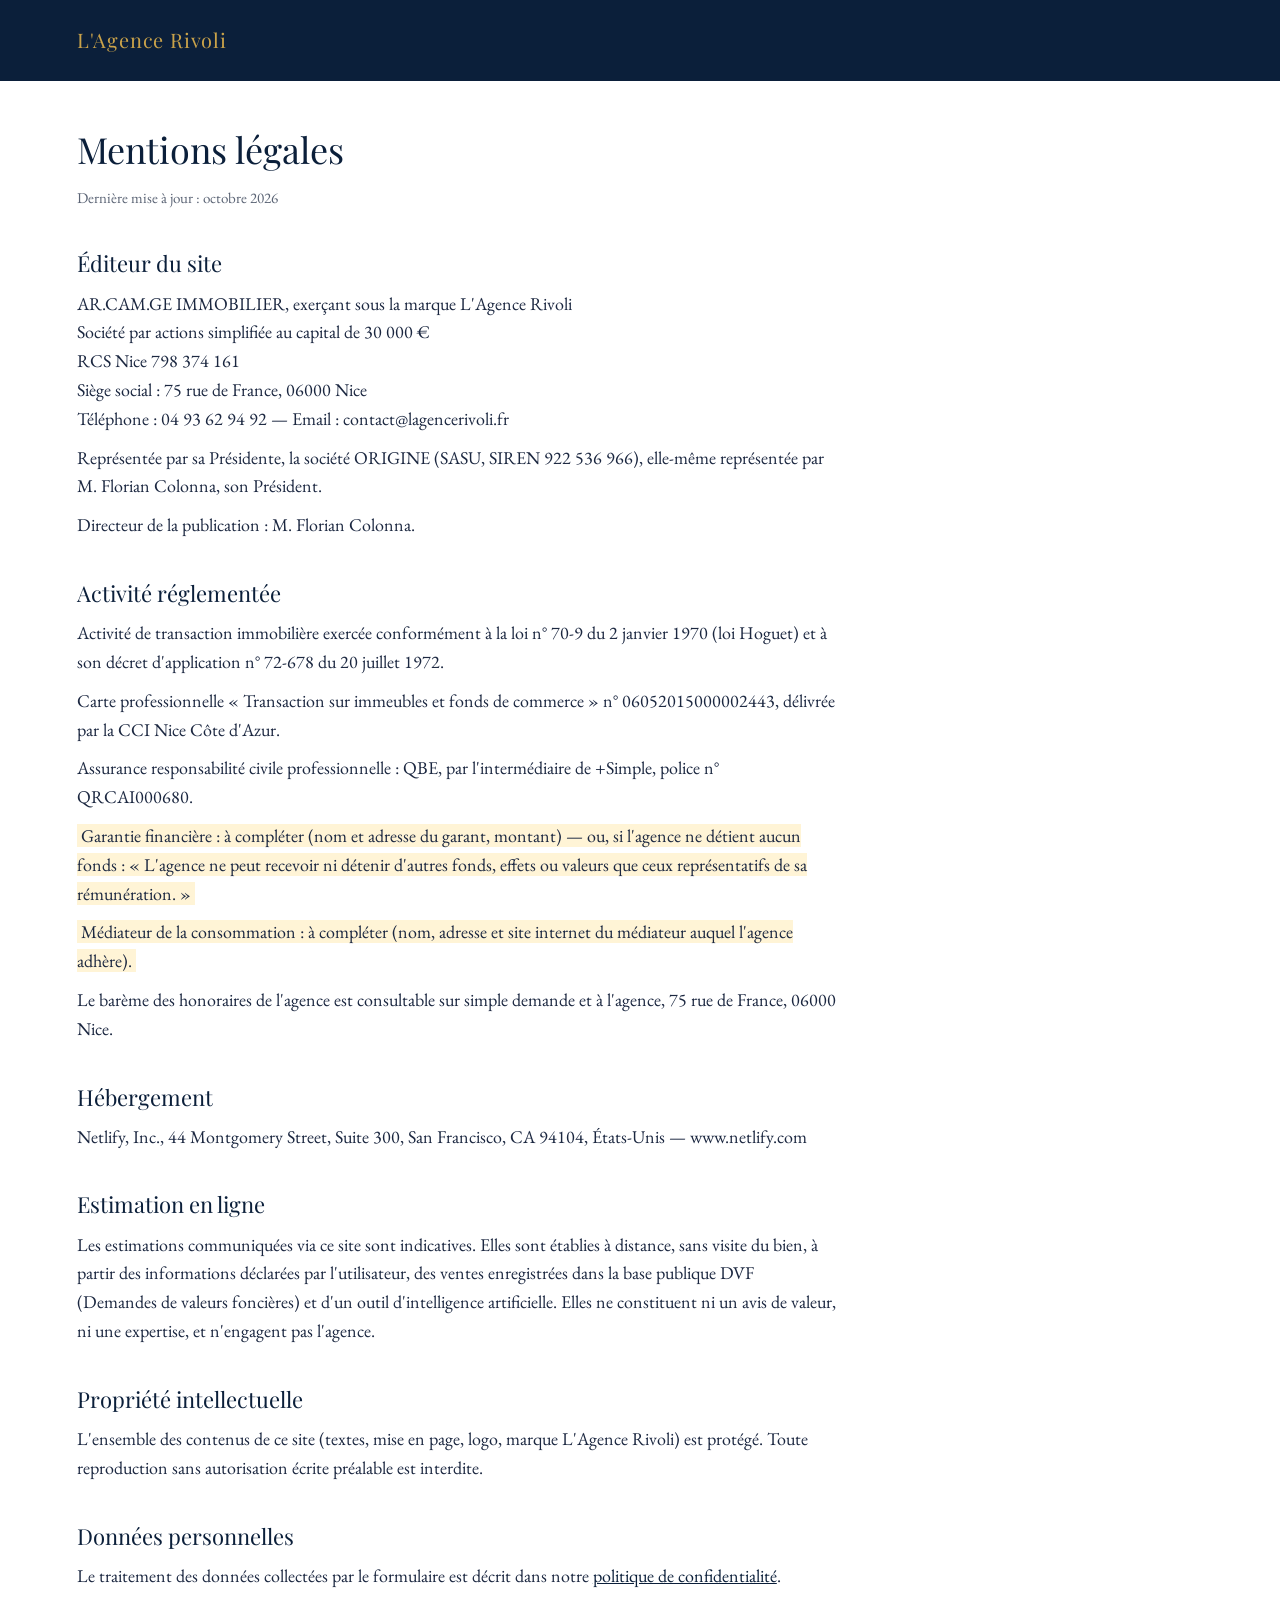
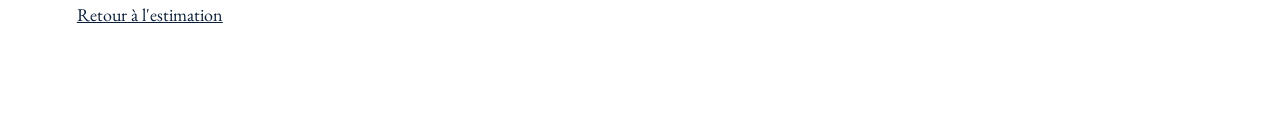
<file: mentions-legales.html>
<!DOCTYPE html>
<html lang="fr">
<head>
<meta charset="utf-8">
<meta name="viewport" content="width=device-width, initial-scale=1">
<title>Mentions légales — L'Agence Rivoli</title>
<meta name="robots" content="noindex">
<link rel="stylesheet" href="/fonts/polices.css">
<style>
  body { margin: 0; font-family: "EB Garamond", Garamond, Georgia, serif; font-size: 18px; line-height: 1.6; color: #1B2740; background: #fff; }
  header { background: #0b1f3a; padding: 24px clamp(20px, 6vw, 88px); }
  header a { color: #c9a24a; font-family: "Playfair Display", Georgia, serif; font-size: 20px; text-decoration: none; letter-spacing: .04em; }
  main { max-width: 760px; padding: 40px clamp(20px, 6vw, 88px) 80px; }
  h1 { font-family: "Playfair Display", Georgia, serif; font-weight: 400; font-size: 36px; color: #0b1f3a; margin: 0 0 8px; }
  h2 { font-family: "Playfair Display", Georgia, serif; font-weight: 400; font-size: 22px; color: #0b1f3a; margin: 36px 0 8px; }
  p, li { margin: 0 0 10px; }
  .maj { color: #5b6475; font-size: 15px; }
  .a-completer { background: #fff4d6; padding: 0 4px; }
  a { color: #0b1f3a; }
</style>
</head>
<body>
<header><a href="/">L'Agence Rivoli</a></header>
<main>
<h1>Mentions légales</h1>
<p class="maj">Dernière mise à jour : octobre 2026</p>

<h2>Éditeur du site</h2>
<p>AR.CAM.GE IMMOBILIER, exerçant sous la marque L'Agence Rivoli<br>
Société par actions simplifiée au capital de 30 000 €<br>
RCS Nice 798 374 161<br>
Siège social : 75 rue de France, 06000 Nice<br>
Téléphone : 04 93 62 94 92 — Email : contact@lagencerivoli.fr</p>
<p>Représentée par sa Présidente, la société ORIGINE (SASU, SIREN 922 536 966), elle-même représentée par M. Florian Colonna, son Président.</p>
<p>Directeur de la publication : M. Florian Colonna.</p>

<h2>Activité réglementée</h2>
<p>Activité de transaction immobilière exercée conformément à la loi n° 70-9 du 2 janvier 1970 (loi Hoguet) et à son décret d'application n° 72-678 du 20 juillet 1972.</p>
<p>Carte professionnelle « Transaction sur immeubles et fonds de commerce » n° 06052015000002443, délivrée par la CCI Nice Côte d'Azur.</p>
<p>Assurance responsabilité civile professionnelle : QBE, par l'intermédiaire de +Simple, police n° QRCAI000680.</p>
<p><span class="a-completer">Garantie financière : à compléter (nom et adresse du garant, montant) — ou, si l'agence ne détient aucun fonds : « L'agence ne peut recevoir ni détenir d'autres fonds, effets ou valeurs que ceux représentatifs de sa rémunération. »</span></p>
<p><span class="a-completer">Médiateur de la consommation : à compléter (nom, adresse et site internet du médiateur auquel l'agence adhère).</span></p>
<p>Le barème des honoraires de l'agence est consultable sur simple demande et à l'agence, 75 rue de France, 06000 Nice.</p>

<h2>Hébergement</h2>
<p>Netlify, Inc., 44 Montgomery Street, Suite 300, San Francisco, CA 94104, États-Unis — www.netlify.com</p>

<h2>Estimation en ligne</h2>
<p>Les estimations communiquées via ce site sont indicatives. Elles sont établies à distance, sans visite du bien, à partir des informations déclarées par l'utilisateur, des ventes enregistrées dans la base publique DVF (Demandes de valeurs foncières) et d'un outil d'intelligence artificielle. Elles ne constituent ni un avis de valeur, ni une expertise, et n'engagent pas l'agence.</p>

<h2>Propriété intellectuelle</h2>
<p>L'ensemble des contenus de ce site (textes, mise en page, logo, marque L'Agence Rivoli) est protégé. Toute reproduction sans autorisation écrite préalable est interdite.</p>

<h2>Données personnelles</h2>
<p>Le traitement des données collectées par le formulaire est décrit dans notre <a href="/confidentialite.html">politique de confidentialité</a>.</p>

<p><a href="/">Retour à l'estimation</a></p>
</main>
</body>
</html>
</file>
<file: fonts/polices.css>
/* Polices hébergées sur le site (aucun appel aux serveurs de Google) */
@font-face { font-family: "EB Garamond"; font-style: normal; font-weight: 400; font-display: swap; src: url("eb-garamond-latin-400-normal.woff2") format("woff2"); }
@font-face { font-family: "EB Garamond"; font-style: italic; font-weight: 400; font-display: swap; src: url("eb-garamond-latin-400-italic.woff2") format("woff2"); }
@font-face { font-family: "EB Garamond"; font-style: normal; font-weight: 500; font-display: swap; src: url("eb-garamond-latin-500-normal.woff2") format("woff2"); }
@font-face { font-family: "Playfair Display"; font-style: normal; font-weight: 400; font-display: swap; src: url("playfair-display-latin-400-normal.woff2") format("woff2"); }
@font-face { font-family: "Playfair Display"; font-style: normal; font-weight: 600; font-display: swap; src: url("playfair-display-latin-600-normal.woff2") format("woff2"); }
</file>
